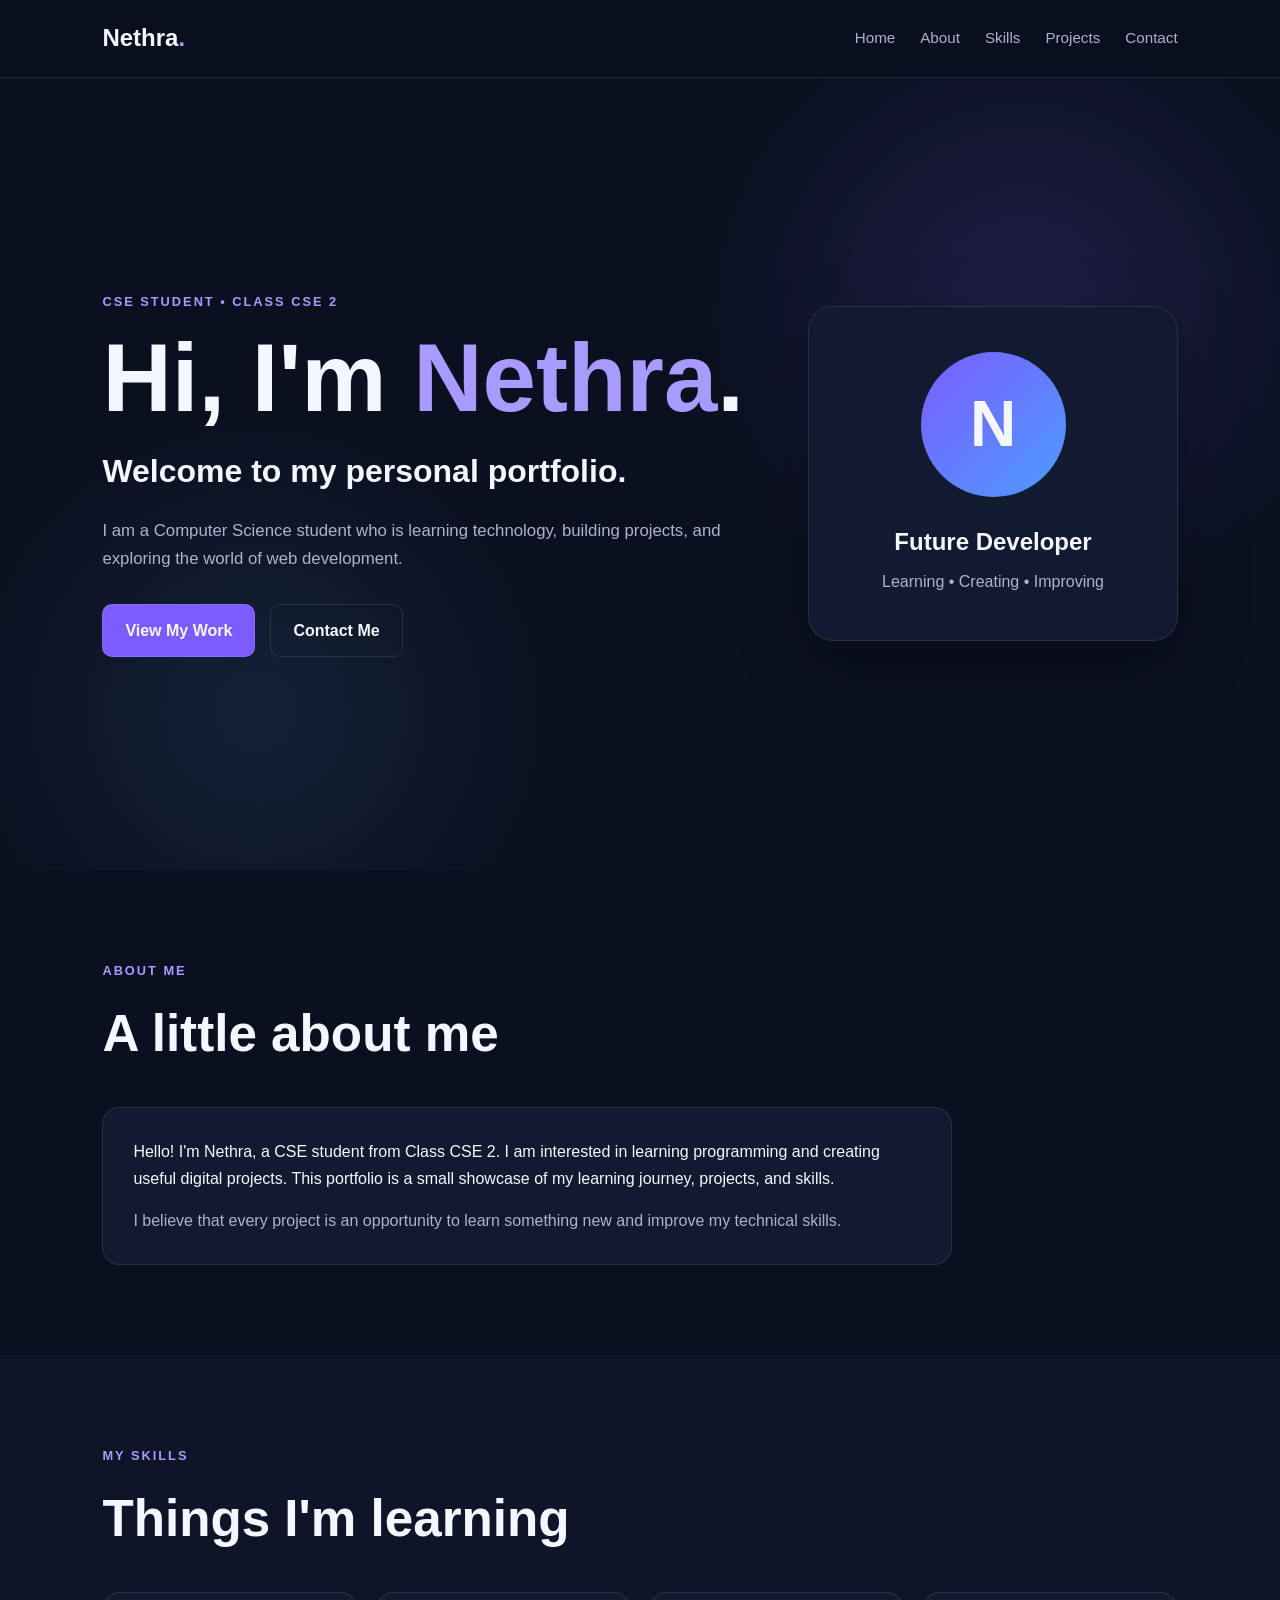
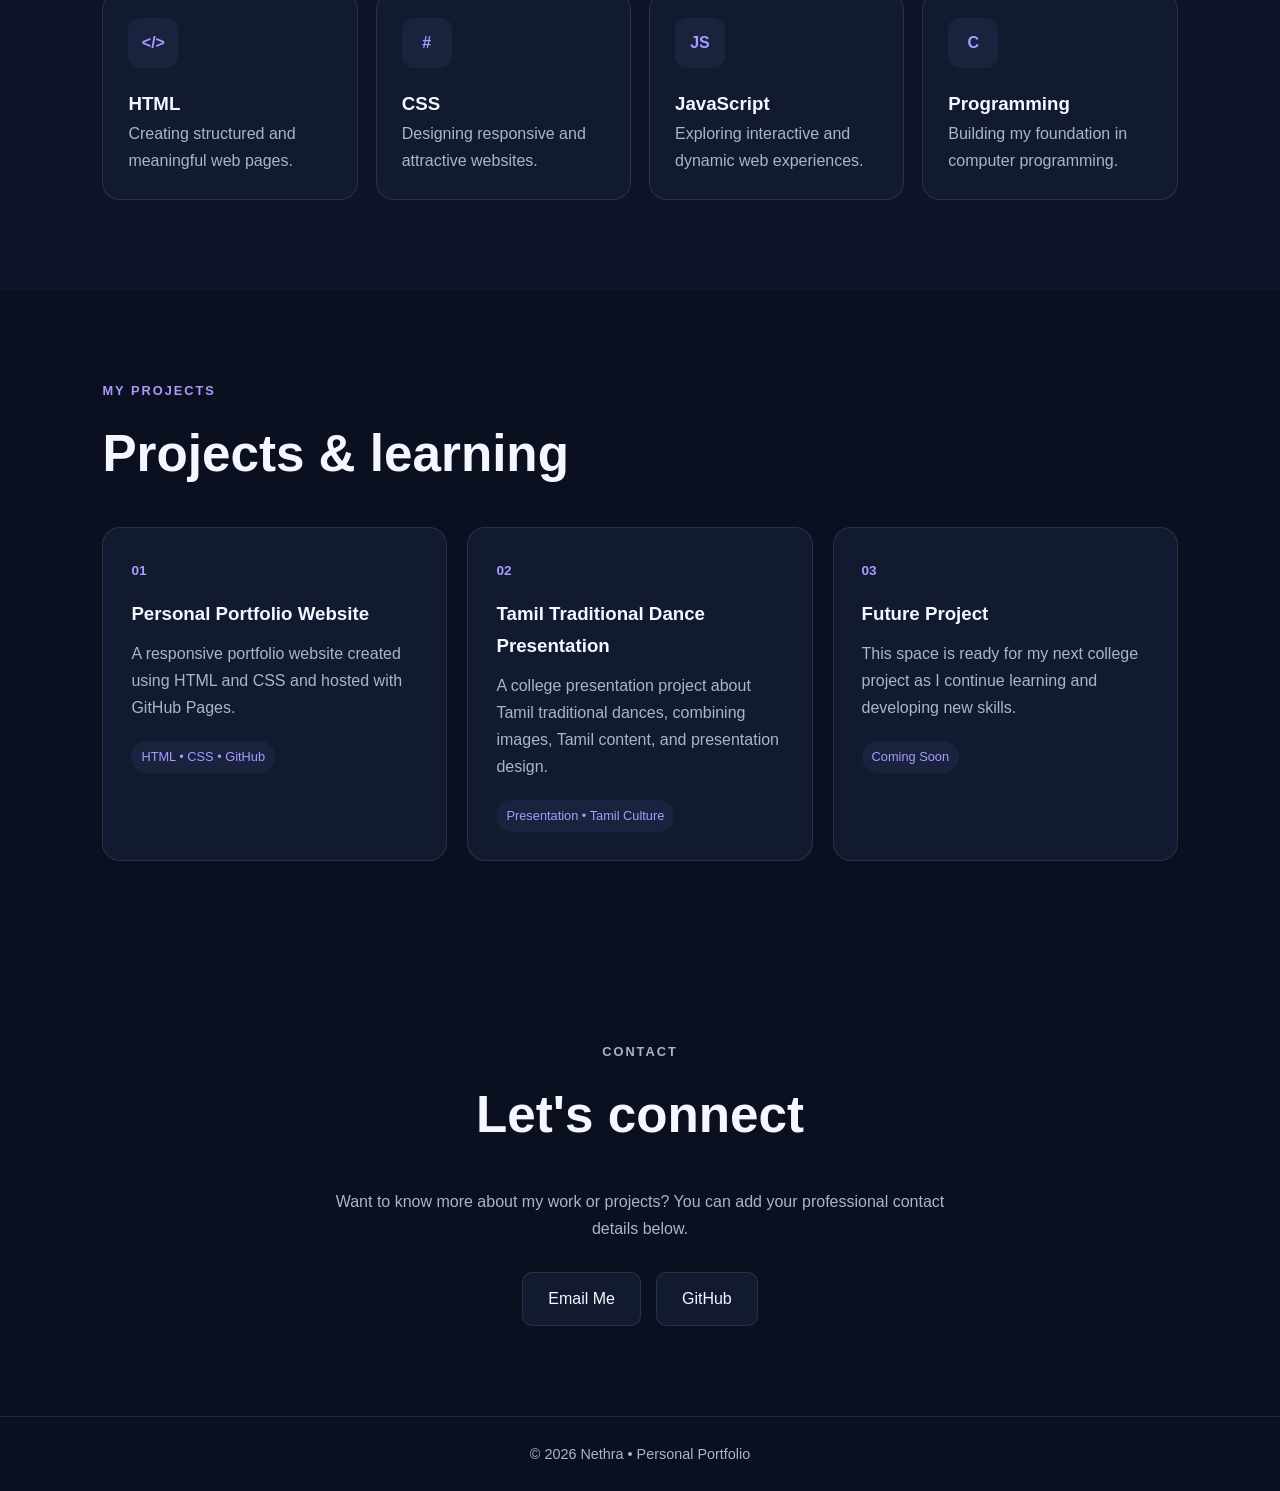
<file: index.html>
<!DOCTYPE html>
<html lang="en">
<head>
    <meta charset="UTF-8">
    <meta name="viewport" content="width=device-width, initial-scale=1.0">
    <meta name="description" content="Personal portfolio of Nethra, a CSE student.">
    <title>Nethra | Personal Portfolio</title>
    <link rel="stylesheet" href="style.css">
</head>
<body>

    <header class="navbar">
        <a href="#home" class="logo">Nethra<span>.</span></a>
        <nav>
            <a href="#home">Home</a>
            <a href="#about">About</a>
            <a href="#skills">Skills</a>
            <a href="#projects">Projects</a>
            <a href="#contact">Contact</a>
        </nav>
    </header>

    <main>
        <section id="home" class="hero">
            <div class="hero-content">
                <p class="tag">CSE STUDENT • CLASS CSE 2</p>
                <h1>Hi, I'm <span>Nethra</span>.</h1>
                <h2>Welcome to my personal portfolio.</h2>
                <p class="intro">
                    I am a Computer Science student who is learning technology,
                    building projects, and exploring the world of web development.
                </p>
                <div class="buttons">
                    <a href="#projects" class="btn primary">View My Work</a>
                    <a href="#contact" class="btn secondary">Contact Me</a>
                </div>
            </div>

            <div class="hero-card">
                <div class="circle">N</div>
                <h3>Future Developer</h3>
                <p>Learning • Creating • Improving</p>
            </div>
        </section>

        <section id="about" class="section">
            <p class="section-label">ABOUT ME</p>
            <h2>A little about me</h2>
            <div class="about-box">
                <p>
                    Hello! I'm Nethra, a CSE student from Class CSE 2.
                    I am interested in learning programming and creating useful
                    digital projects. This portfolio is a small showcase of my
                    learning journey, projects, and skills.
                </p>
                <p>
                    I believe that every project is an opportunity to learn
                    something new and improve my technical skills.
                </p>
            </div>
        </section>

        <section id="skills" class="section alt">
            <p class="section-label">MY SKILLS</p>
            <h2>Things I'm learning</h2>
            <div class="cards">
                <div class="card">
                    <div class="icon">&lt;/&gt;</div>
                    <h3>HTML</h3>
                    <p>Creating structured and meaningful web pages.</p>
                </div>
                <div class="card">
                    <div class="icon">#</div>
                    <h3>CSS</h3>
                    <p>Designing responsive and attractive websites.</p>
                </div>
                <div class="card">
                    <div class="icon">JS</div>
                    <h3>JavaScript</h3>
                    <p>Exploring interactive and dynamic web experiences.</p>
                </div>
                <div class="card">
                    <div class="icon">C</div>
                    <h3>Programming</h3>
                    <p>Building my foundation in computer programming.</p>
                </div>
            </div>
        </section>

        <section id="projects" class="section">
            <p class="section-label">MY PROJECTS</p>
            <h2>Projects &amp; learning</h2>
            <div class="project-grid">
                <article class="project">
                    <span class="project-number">01</span>
                    <h3>Personal Portfolio Website</h3>
                    <p>
                        A responsive portfolio website created using HTML and CSS
                        and hosted with GitHub Pages.
                    </p>
                    <span class="project-tag">HTML • CSS • GitHub</span>
                </article>

                <article class="project">
                    <span class="project-number">02</span>
                    <h3>Tamil Traditional Dance Presentation</h3>
                    <p>
                        A college presentation project about Tamil traditional
                        dances, combining images, Tamil content, and presentation design.
                    </p>
                    <span class="project-tag">Presentation • Tamil Culture</span>
                </article>

                <article class="project">
                    <span class="project-number">03</span>
                    <h3>Future Project</h3>
                    <p>
                        This space is ready for my next college project as I
                        continue learning and developing new skills.
                    </p>
                    <span class="project-tag">Coming Soon</span>
                </article>
            </div>
        </section>

        <section id="contact" class="section contact">
            <p class="section-label">CONTACT</p>
            <h2>Let's connect</h2>
            <p>
                Want to know more about my work or projects? You can add your
                professional contact details below.
            </p>

            <!-- Replace the placeholder email and GitHub link with your own
                 public/professional details. Do not add passwords, phone
                 numbers, home addresses, or other sensitive information. -->
            <div class="contact-links">
                <a href="mailto:YOUR_EMAIL@example.com">Email Me</a>
                <a href="https://github.com/YOUR_USERNAME" target="_blank" rel="noopener">
                    GitHub
                </a>
            </div>
        </section>
    </main>

    <footer>
        <p>© 2026 Nethra • Personal Portfolio</p>
    </footer>

</body>
</html>
</file>
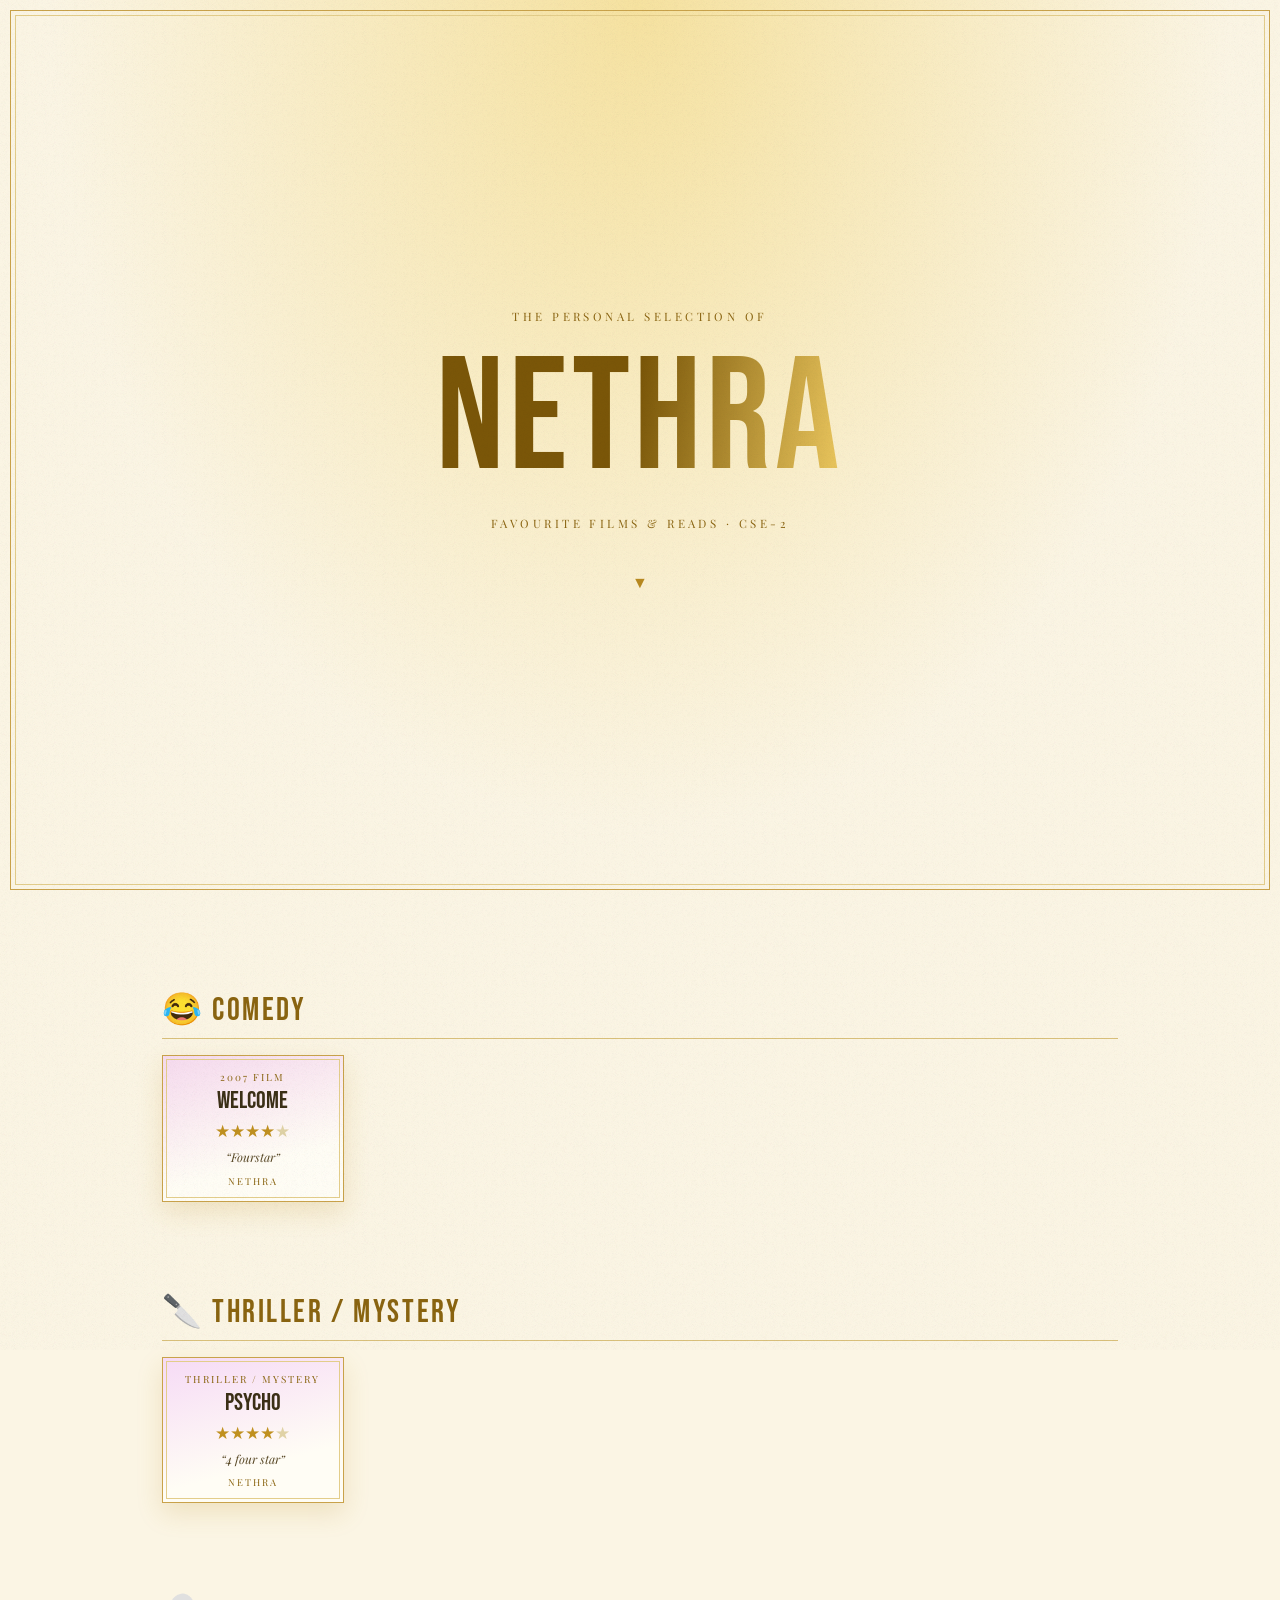
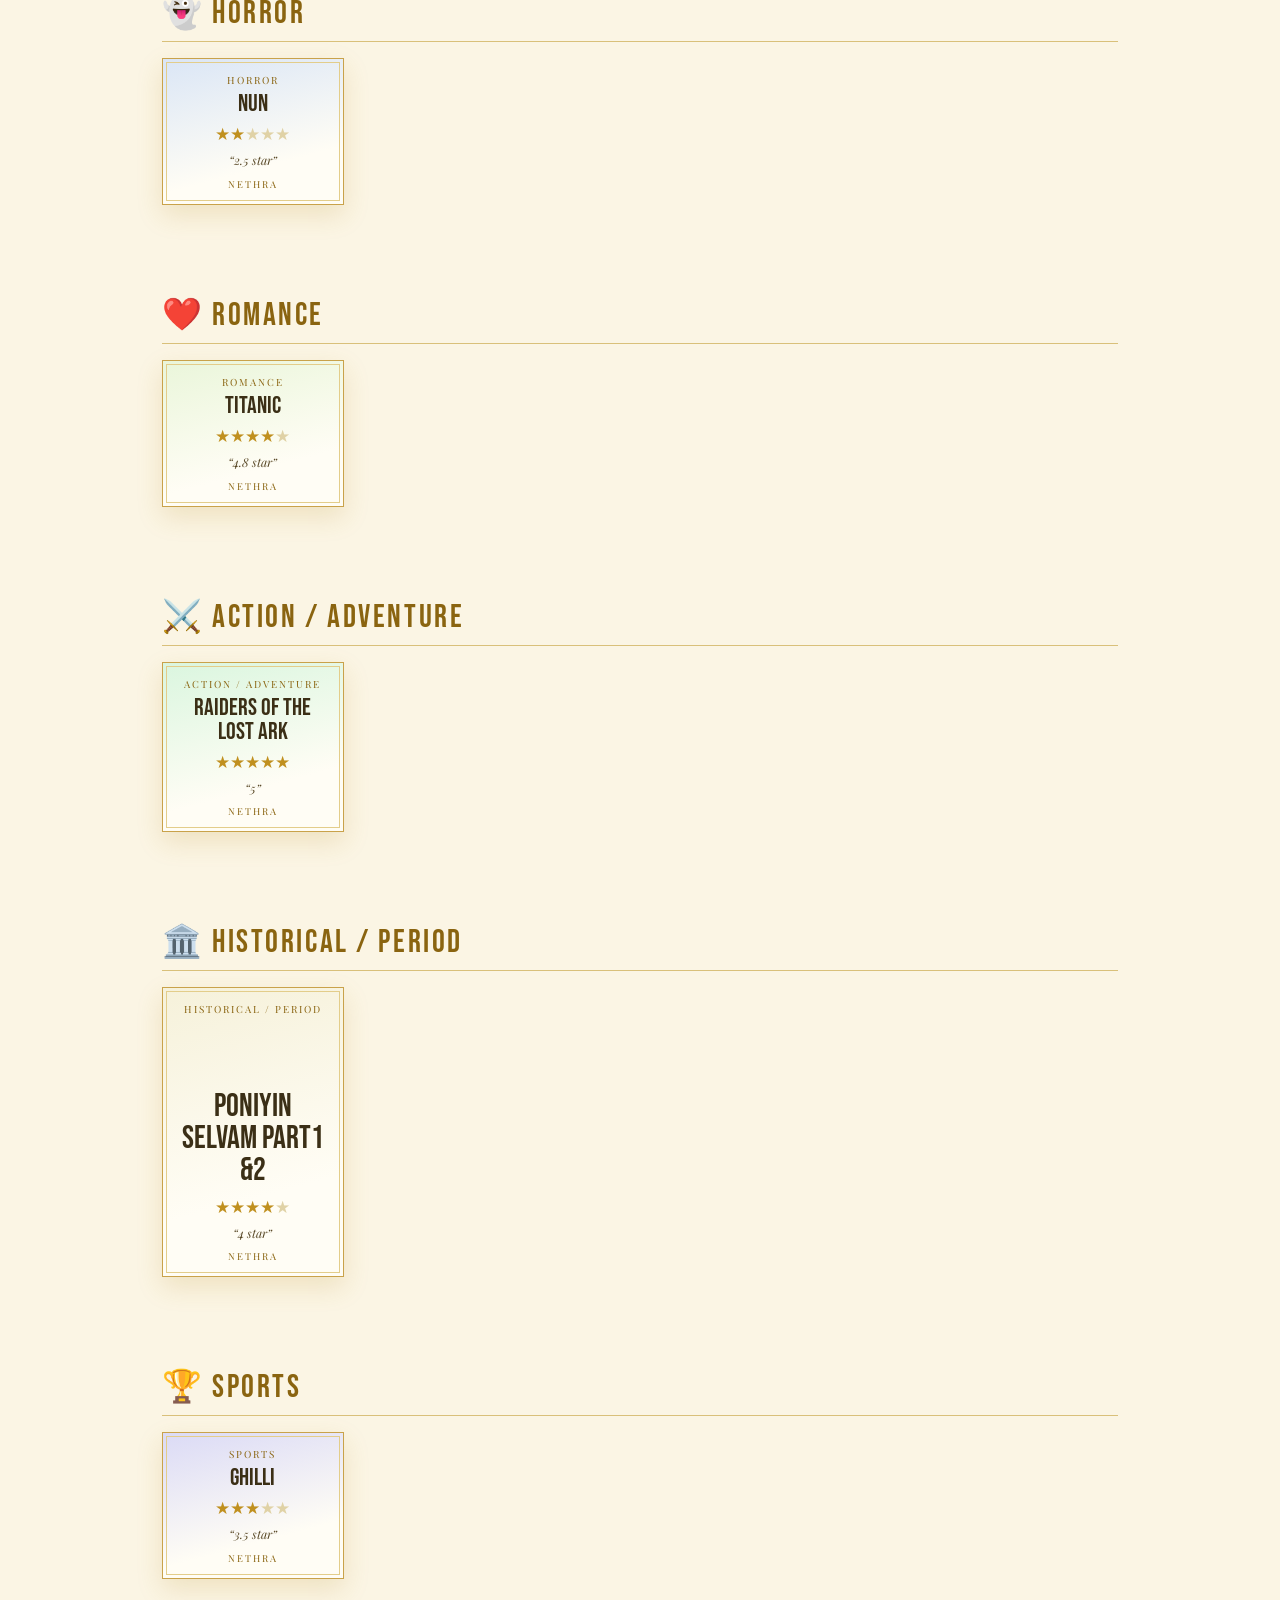
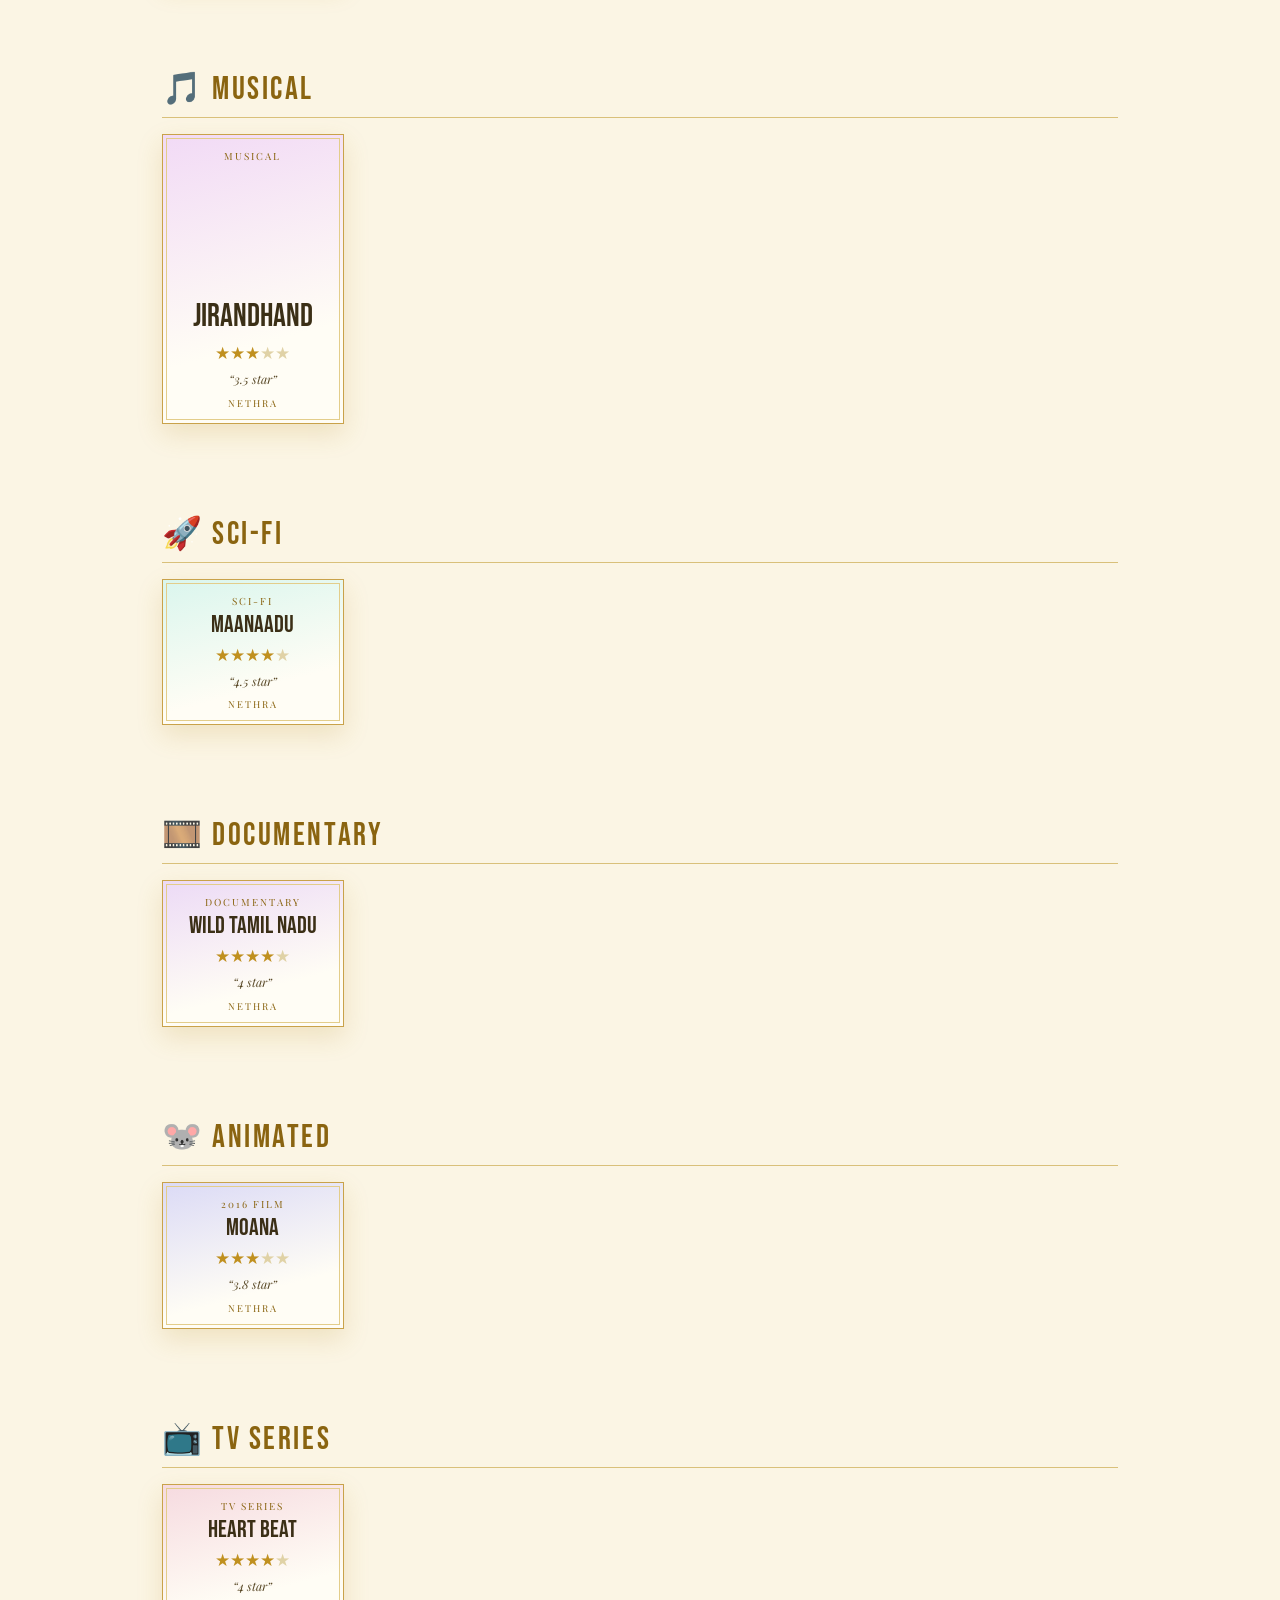
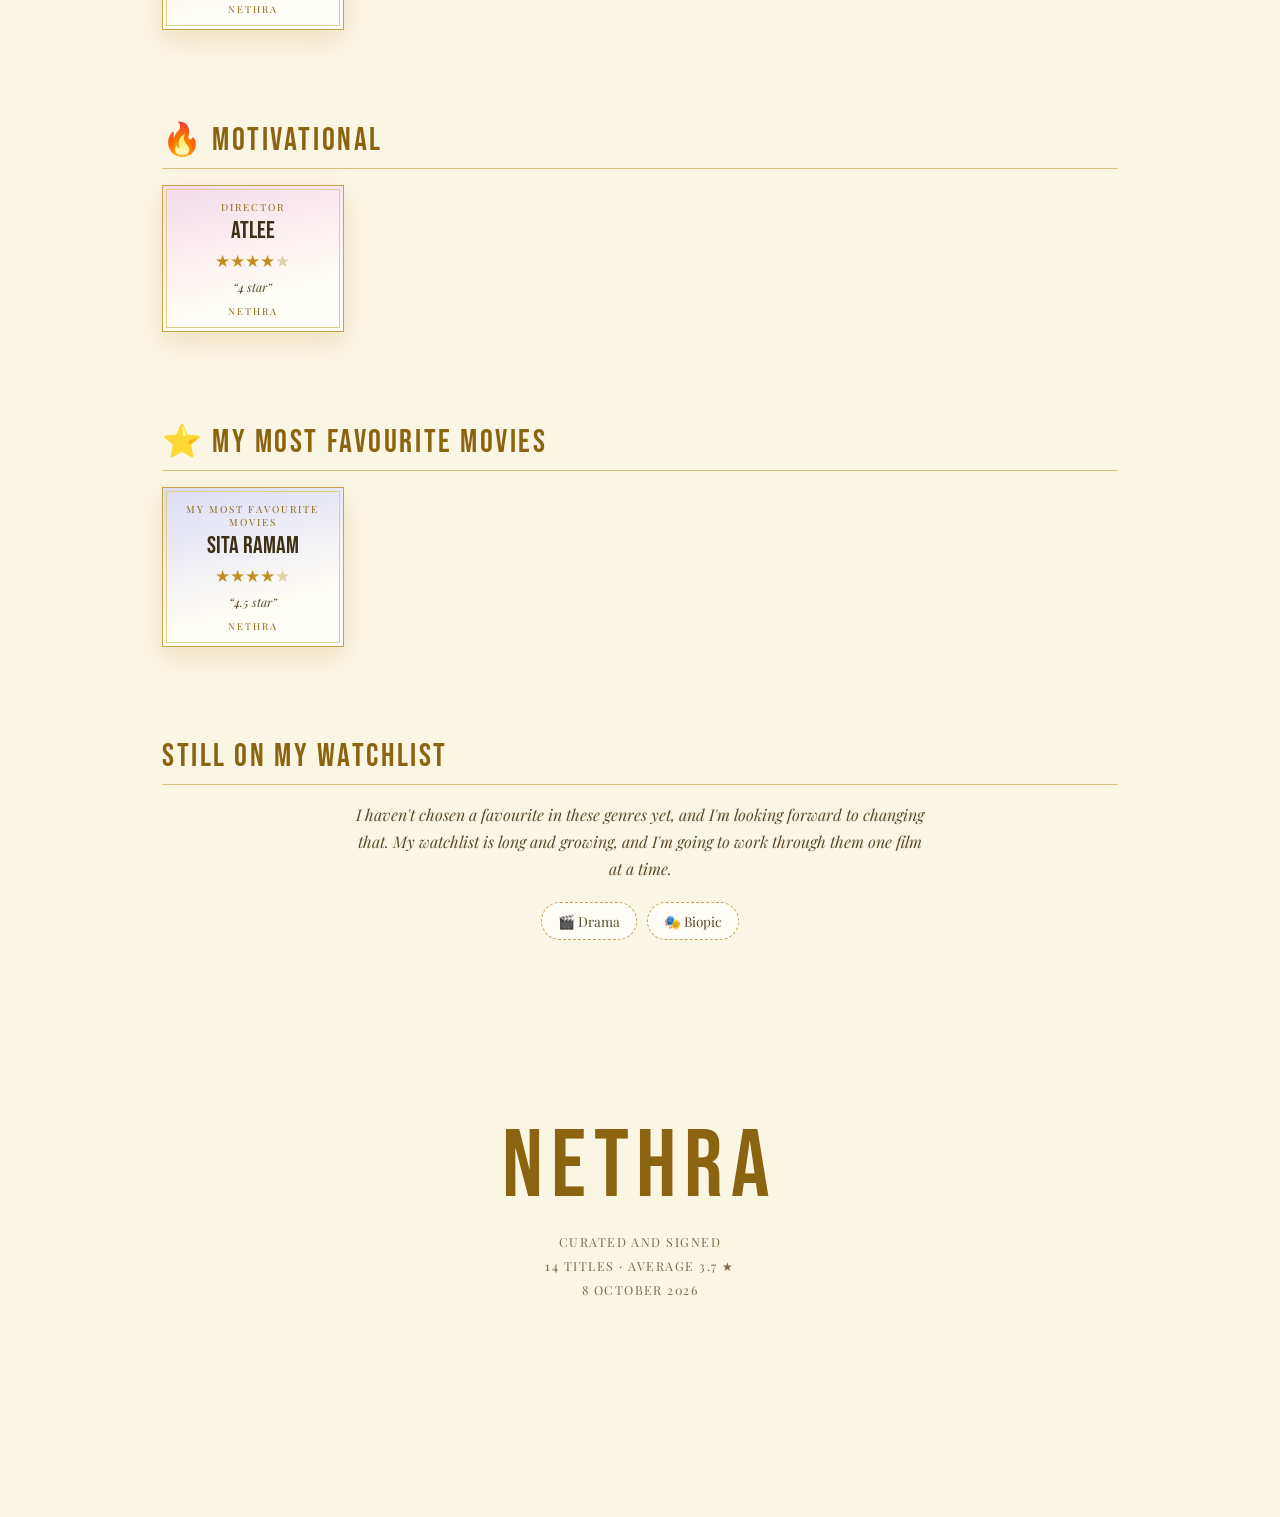
<file: nethra-favourites.html>
<!DOCTYPE html><html lang="en"><head><meta charset="UTF-8"><meta name="viewport" content="width=device-width,initial-scale=1"><title>Nethra — Personal Favourites</title>
<link href="https://fonts.googleapis.com/css2?family=Bebas+Neue&family=Playfair+Display:ital,wght@0,700;1,400&display=swap" rel="stylesheet">
<style>
*{box-sizing:border-box;margin:0}body{background:#fbf5e4;color:#3b2f16;font-family:'Playfair Display',Georgia,serif;overflow-x:hidden}
.frame{position:fixed;inset:10px;border:1px solid #c9a24a;pointer-events:none;z-index:8}.frame::after{content:'';position:absolute;inset:4px;border:1px solid #e3cd8a}
.grain{position:fixed;inset:-50%;z-index:9;pointer-events:none;opacity:.07;mix-blend-mode:multiply;background:url("data:image/svg+xml,%3Csvg xmlns='http://www.w3.org/2000/svg' width='200' height='200'%3E%3Cfilter id='n'%3E%3CfeTurbulence baseFrequency='.9'/%3E%3C/filter%3E%3Crect width='200' height='200' filter='url(%23n)'/%3E%3C/svg%3E");animation:gr .6s steps(6) infinite}
@keyframes gr{0%{transform:translate(0)}20%{transform:translate(-3%,2%)}40%{transform:translate(2%,-3%)}60%{transform:translate(-2%,3%)}80%{transform:translate(3%,-1%)}}
.hero{min-height:100svh;display:flex;flex-direction:column;align-items:center;justify-content:center;text-align:center;padding:16vh 24px;position:relative;overflow:hidden;background:radial-gradient(ellipse at 50% 0,#f6e2a0 0,transparent 65%)}
.hero::before{content:'';position:absolute;top:-10%;left:50%;width:150%;height:130%;background:conic-gradient(from 168deg at 50% 0,transparent 0,rgba(212,169,55,.28) 8deg,transparent 20deg);transform-origin:50% 0;animation:sw 7s ease-in-out infinite alternate}
@keyframes sw{from{transform:translateX(-50%) rotate(-16deg)}to{transform:translateX(-50%) rotate(16deg)}}
.pre{letter-spacing:.3em;font-size:.72rem;text-transform:uppercase;color:#8a6410;opacity:0;animation:fi 1.6s 1s forwards;position:relative}
.pre.c{animation-delay:5s}
h1{font:400 clamp(3.4rem,16vw,10rem)/.95 'Bebas Neue',Impact,sans-serif;text-transform:uppercase;margin:20px 0;overflow-wrap:anywhere;position:relative;background:linear-gradient(100deg,#7a5608 20%,#e6c25a 40%,#fff1b8 50%,#e6c25a 60%,#7a5608 80%) 0 0/250% 100%;-webkit-background-clip:text;background-clip:text;color:transparent;opacity:0;animation:tt 3s 2s cubic-bezier(.2,.7,.2,1) forwards,sh 5s 5s linear infinite}
@keyframes tt{from{opacity:0;letter-spacing:.5em;filter:blur(14px);transform:scale(1.25)}to{opacity:1;letter-spacing:.03em;filter:none;transform:none}}
@keyframes sh{to{background-position:-250% 0}}
@keyframes fi{to{opacity:1}}
.dn{margin-top:40px;color:#b8891f;opacity:0;animation:fi 1s 5.5s forwards,bn 1.6s 5.5s infinite;position:relative}
@keyframes bn{50%{transform:translateY(8px)}}
.gn{padding:10vh 22px 0;max-width:1000px;margin:auto}
.gn h2{font:400 2rem 'Bebas Neue',sans-serif;letter-spacing:.08em;color:#8a6410;border-bottom:1px solid #d9c07a;padding-bottom:8px;margin-bottom:16px}
.grid{display:grid;grid-template-columns:repeat(auto-fill,minmax(150px,1fr));gap:12px}
.p{min-height:290px;padding:14px 12px;display:flex;flex-direction:column;text-align:center;background:linear-gradient(165deg,hsl(var(--h) 60% 91%),#fffdf5 70%);border:1px solid #c9a24a;outline:1px solid #e3cd8a;outline-offset:-5px;box-shadow:0 10px 24px #b8891f2e}
.p small{font-size:.62rem;letter-spacing:.2em;text-transform:uppercase;color:#8a6410}
.p h3{font:400 2rem/1 'Bebas Neue',sans-serif;margin:auto 0 8px;overflow-wrap:anywhere}
.s{color:#c0901f;font-size:1.05rem}.s i{color:#e0d2a6;font-style:normal}
.p p{font-style:italic;font-size:.76rem;line-height:1.45;margin:8px 0;color:#5a4a28}
.p em{font-size:.6rem;letter-spacing:.2em;text-transform:uppercase;color:#8a6410;font-style:normal}
.p{text-decoration:none;color:inherit}.p:hover h3{color:#8a6410}.po[hidden]{display:none}.p.im{min-height:0}.po{display:block;width:calc(100% + 24px);max-width:none;margin:-14px -12px 12px;aspect-ratio:2/3;object-fit:cover}.p.im h3{font-size:1.5rem;margin:6px 0}
.rv{opacity:0;transform:translateY(36px) rotate(-1deg);transition:opacity 1s,transform 1s}.rv.in{opacity:1;transform:none}
.wl{max-width:1000px;margin:auto;padding:10vh 22px 0;text-align:center}.wl h2{font:400 2rem 'Bebas Neue',sans-serif;letter-spacing:.08em;color:#8a6410;border-bottom:1px solid #d9c07a;padding-bottom:8px;margin-bottom:16px;text-align:left}.wl p{font-style:italic;line-height:1.7;max-width:36rem;margin:0 auto 20px;color:#5a4a28}.chips{display:flex;flex-wrap:wrap;gap:10px;justify-content:center}.chips span{border:1px dashed #c9a24a;background:#fffdf5;border-radius:999px;padding:9px 16px;font-size:.85rem;color:#5a4a28}
.end{text-align:center;padding:20vh 24px 24vh}
.end h2{font:400 clamp(2.6rem,12vw,6rem)/1 'Bebas Neue',sans-serif;color:#8a6410;letter-spacing:.08em;overflow-wrap:anywhere}
.end p{margin-top:14px;color:#7d6d4a;letter-spacing:.12em;font-size:.78rem;text-transform:uppercase;line-height:1.9}
@media(prefers-reduced-motion:reduce){*{animation-duration:.01s!important;animation-delay:0s!important;transition:none!important}}
</style></head><body>
<div class="grain"></div><div class="frame"></div>
<section class="hero"><p class="pre">The personal selection of</p><h1>Nethra</h1><p class="pre c">Favourite Films &amp; Reads · CSE-2</p><div class="dn">▼</div></section>
<section class="gn"><h2 class="rv">😂 Comedy</h2><div class="grid"><a class="p rv im" href="https://en.wikipedia.org/wiki/Welcome_(2007_film)" target="_blank" rel="noopener" data-t="Welcome (2007 film)" title="Open on Wikipedia" style="--h:316;transition-delay:0s"><img class="po" hidden  alt="Welcome poster" onload="this.hidden=false" onerror="this.remove()"><small>2007 film</small><h3>Welcome</h3><div class="s">★★★★<i>★</i></div><p>“Fourstar”</p><em>Nethra</em></a></div></section><section class="gn"><h2 class="rv">🔪 Thriller / Mystery</h2><div class="grid"><a class="p rv im" href="https://en.wikipedia.org/wiki/Psycho" target="_blank" rel="noopener" data-t="Psycho" title="Open on Wikipedia" style="--h:300;transition-delay:0.15s"><img class="po" hidden  alt="Psycho poster" onload="this.hidden=false" onerror="this.remove()"><small>Thriller / Mystery</small><h3>Psycho</h3><div class="s">★★★★<i>★</i></div><p>“4 four star”</p><em>Nethra</em></a></div></section><section class="gn"><h2 class="rv">👻 Horror</h2><div class="grid"><a class="p rv im" href="https://en.wikipedia.org/wiki/Nun" target="_blank" rel="noopener" data-t="Nun" title="Open on Wikipedia" style="--h:215;transition-delay:0s"><img class="po" hidden src="https://thumb.wikimedia.org/wikipedia/commons/thumb/4/40/Gesichter.JPG/330px-Gesichter.JPG?utm_source=en.wikipedia.org&amp;utm_campaign=api&amp;utm_content=thumbnail" alt="Nun poster" onload="this.hidden=false" onerror="this.remove()"><small>Horror</small><h3>Nun</h3><div class="s">★★<i>★★★</i></div><p>“2.5 star”</p><em>Nethra</em></a></div></section><section class="gn"><h2 class="rv">❤️ Romance</h2><div class="grid"><a class="p rv im" href="https://en.wikipedia.org/wiki/Titanic" target="_blank" rel="noopener" data-t="Titanic" title="Open on Wikipedia" style="--h:86;transition-delay:0.15s"><img class="po" hidden src="https://thumb.wikimedia.org/wikipedia/commons/thumb/6/6d/RMS_Titanic_3_%28cropped_to_ship%29.jpg/330px-RMS_Titanic_3_%28cropped_to_ship%29.jpg?utm_source=en.wikipedia.org&amp;utm_campaign=api&amp;utm_content=thumbnail" alt="Titanic poster" onload="this.hidden=false" onerror="this.remove()"><small>Romance</small><h3>Titanic</h3><div class="s">★★★★<i>★</i></div><p>“4.8 star”</p><em>Nethra</em></a></div></section><section class="gn"><h2 class="rv">⚔️ Action / Adventure</h2><div class="grid"><a class="p rv im" href="https://en.wikipedia.org/wiki/Raiders_of_the_Lost_Ark" target="_blank" rel="noopener" data-t="Raiders of the Lost Ark" title="Open on Wikipedia" style="--h:130;transition-delay:0s"><img class="po" hidden  alt="Raiders of the Lost Ark poster" onload="this.hidden=false" onerror="this.remove()"><small>Action / Adventure</small><h3>Raiders of the Lost Ark</h3><div class="s">★★★★★<i></i></div><p>“5”</p><em>Nethra</em></a></div></section><section class="gn"><h2 class="rv">🏛️ Historical / Period</h2><div class="grid"><a class="p rv" href="https://en.wikipedia.org/w/index.php?search=Poniyin%20Selvam%20part1%20%262" target="_blank" rel="noopener" data-t="" title="Open on Wikipedia" style="--h:50;transition-delay:0.15s"><small>Historical / Period</small><h3>Poniyin Selvam part1 &amp;2</h3><div class="s">★★★★<i>★</i></div><p>“4 star”</p><em>Nethra</em></a></div></section><section class="gn"><h2 class="rv">🏆 Sports</h2><div class="grid"><a class="p rv im" href="https://en.wikipedia.org/wiki/Ghilli" target="_blank" rel="noopener" data-t="Ghilli" title="Open on Wikipedia" style="--h:241;transition-delay:0s"><img class="po" hidden  alt="Ghilli poster" onload="this.hidden=false" onerror="this.remove()"><small>Sports</small><h3>Ghilli</h3><div class="s">★★★<i>★★</i></div><p>“3.5 star”</p><em>Nethra</em></a></div></section><section class="gn"><h2 class="rv">🎵 Musical</h2><div class="grid"><a class="p rv" href="https://en.wikipedia.org/w/index.php?search=Jirandhand" target="_blank" rel="noopener" data-t="" title="Open on Wikipedia" style="--h:291;transition-delay:0.15s"><small>Musical</small><h3>Jirandhand</h3><div class="s">★★★<i>★★</i></div><p>“3.5 star”</p><em>Nethra</em></a></div></section><section class="gn"><h2 class="rv">🚀 Sci-Fi</h2><div class="grid"><a class="p rv im" href="https://en.wikipedia.org/wiki/Maanaadu" target="_blank" rel="noopener" data-t="Maanaadu" title="Open on Wikipedia" style="--h:162;transition-delay:0s"><img class="po" hidden  alt="Maanaadu poster" onload="this.hidden=false" onerror="this.remove()"><small>Sci-Fi</small><h3>Maanaadu</h3><div class="s">★★★★<i>★</i></div><p>“4.5 star”</p><em>Nethra</em></a></div></section><section class="gn"><h2 class="rv">🎞️ Documentary</h2><div class="grid"><a class="p rv im" href="https://en.wikipedia.org/wiki/Wild_Tamil_Nadu" target="_blank" rel="noopener" data-t="Wild Tamil Nadu" title="Open on Wikipedia" style="--h:279;transition-delay:0.15s"><img class="po" hidden  alt="Wild Tamil Nadu poster" onload="this.hidden=false" onerror="this.remove()"><small>Documentary</small><h3>Wild Tamil Nadu</h3><div class="s">★★★★<i>★</i></div><p>“4 star”</p><em>Nethra</em></a></div></section><section class="gn"><h2 class="rv">🐭 Animated</h2><div class="grid"><a class="p rv im" href="https://en.wikipedia.org/wiki/Moana_(2016_film)" target="_blank" rel="noopener" data-t="Moana (2016 film)" title="Open on Wikipedia" style="--h:242;transition-delay:0s"><img class="po" hidden  alt="Moana poster" onload="this.hidden=false" onerror="this.remove()"><small>2016 film</small><h3>Moana</h3><div class="s">★★★<i>★★</i></div><p>“3.8 star”</p><em>Nethra</em></a></div></section><section class="gn"><h2 class="rv">📺 TV Series</h2><div class="grid"><a class="p rv im" href="https://en.wikipedia.org/wiki/Heart_Beat_(TV_series)" target="_blank" rel="noopener" data-t="Heart Beat (TV series)" title="Open on Wikipedia" style="--h:348;transition-delay:0.15s"><img class="po" hidden  alt="Heart Beat poster" onload="this.hidden=false" onerror="this.remove()"><small>TV series</small><h3>Heart Beat</h3><div class="s">★★★★<i>★</i></div><p>“4 star”</p><em>Nethra</em></a></div></section><section class="gn"><h2 class="rv">🔥 Motivational</h2><div class="grid"><a class="p rv im" href="https://en.wikipedia.org/wiki/Atlee_(director)" target="_blank" rel="noopener" data-t="Atlee (director)" title="Open on Wikipedia" style="--h:324;transition-delay:0s"><img class="po" hidden src="https://upload.wikimedia.org/wikipedia/commons/1/1d/Atlee_in_2024.jpg?utm_source=en.wikipedia.org&amp;utm_campaign=api&amp;utm_content=thumbnail_unscaled" alt="Atlee poster" onload="this.hidden=false" onerror="this.remove()"><small>director</small><h3>Atlee</h3><div class="s">★★★★<i>★</i></div><p>“4 star”</p><em>Nethra</em></a></div></section><section class="gn"><h2 class="rv">⭐ My Most Favourite Movies</h2><div class="grid"><a class="p rv im" href="https://en.wikipedia.org/wiki/Sita_Ramam" target="_blank" rel="noopener" data-t="Sita Ramam" title="Open on Wikipedia" style="--h:237;transition-delay:0.15s"><img class="po" hidden  alt="Sita Ramam poster" onload="this.hidden=false" onerror="this.remove()"><small>My Most Favourite Movies</small><h3>Sita Ramam</h3><div class="s">★★★★<i>★</i></div><p>“4.5 star”</p><em>Nethra</em></a></div></section>
<section class="wl"><h2 class="rv">Still on my watchlist</h2><p class="rv">I haven't chosen a favourite in these genres yet, and I'm looking forward to changing that. My watchlist is long and growing, and I'm going to work through them one film at a time.</p><div class="chips rv"><span>🎬 Drama</span><span>🎭 Biopic</span></div></section>
<section class="end"><h2 class="rv">Nethra</h2><p class="rv">Curated and signed<br>14 titles · average 3.7 ★<br>8 October 2026</p></section>
<script>const o=new IntersectionObserver(es=>es.forEach(e=>{if(e.isIntersecting){e.target.classList.add('in');o.unobserve(e.target)}}),{threshold:.15});document.querySelectorAll('.rv').forEach(x=>o.observe(x));
var cs=[].slice.call(document.querySelectorAll('.p[data-t]')).filter(function(c){return c.dataset.t}),ts=[];
cs.forEach(function(c){if(ts.indexOf(c.dataset.t)<0)ts.push(c.dataset.t)});
for(var i=0;i<ts.length;i+=50)fetch('https://en.wikipedia.org/w/api.php?action=query&format=json&origin=*&redirects=1&prop=pageimages&piprop=thumbnail&pithumbsize=300&titles='+encodeURIComponent(ts.slice(i,i+50).join('|'))).then(function(r){return r.json()}).then(function(r){
var q=r.query||{},m={},im={};(q.normalized||[]).concat(q.redirects||[]).forEach(function(x){m[x.from]=x.to});
Object.keys(q.pages||{}).forEach(function(k){var g=q.pages[k];if(g.thumbnail)im[g.title]=g.thumbnail.source});
cs.forEach(function(c){var t=c.dataset.t;t=m[t]||t;t=m[t]||t;var u=im[t],p=c.querySelector('.po');if(u&&p){p.hidden=true;p.src=u}})}).catch(function(){});</script>
</body></html>
</file>
<file: style.css>
/* ===== General ===== */
* {
    margin: 0;
    padding: 0;
    box-sizing: border-box;
    scroll-behavior: smooth;
}

:root {
    --background: #0b1020;
    --surface: #121a2f;
    --surface-light: #19233d;
    --text: #f4f7ff;
    --muted: #aab4cc;
    --accent: #7c5cff;
    --accent-light: #a99aff;
    --border: rgba(255, 255, 255, 0.10);
}

body {
    font-family: Arial, Helvetica, sans-serif;
    background: var(--background);
    color: var(--text);
    line-height: 1.7;
}

a {
    color: inherit;
    text-decoration: none;
}

/* ===== Navigation ===== */
.navbar {
    width: 100%;
    position: sticky;
    top: 0;
    z-index: 100;
    display: flex;
    justify-content: space-between;
    align-items: center;
    padding: 18px 8%;
    background: rgba(11, 16, 32, 0.92);
    backdrop-filter: blur(12px);
    border-bottom: 1px solid var(--border);
}

.logo {
    font-size: 1.5rem;
    font-weight: 800;
}

.logo span {
    color: var(--accent-light);
}

nav {
    display: flex;
    gap: 25px;
}

nav a {
    color: var(--muted);
    font-size: 0.95rem;
    transition: 0.3s;
}

nav a:hover {
    color: var(--text);
}

/* ===== Hero ===== */
.hero {
    min-height: 88vh;
    display: grid;
    grid-template-columns: 1.4fr 0.8fr;
    align-items: center;
    gap: 60px;
    padding: 80px 8%;
    background:
        radial-gradient(circle at 80% 30%, rgba(124, 92, 255, 0.18), transparent 28%),
        radial-gradient(circle at 20% 80%, rgba(92, 190, 255, 0.10), transparent 25%);
}

.tag,
.section-label {
    color: var(--accent-light);
    font-size: 0.8rem;
    font-weight: 800;
    letter-spacing: 2px;
}

.hero h1 {
    font-size: clamp(3rem, 8vw, 6rem);
    line-height: 1;
    margin: 18px 0;
}

.hero h1 span {
    color: var(--accent-light);
}

.hero h2 {
    font-size: clamp(1.3rem, 3vw, 2rem);
    margin-bottom: 18px;
}

.intro {
    max-width: 650px;
    color: var(--muted);
    font-size: 1.05rem;
}

.buttons {
    display: flex;
    gap: 15px;
    margin-top: 30px;
    flex-wrap: wrap;
}

.btn {
    padding: 12px 22px;
    border-radius: 10px;
    font-weight: 700;
    border: 1px solid var(--border);
    transition: transform 0.3s, background 0.3s;
}

.btn:hover {
    transform: translateY(-3px);
}

.primary {
    background: var(--accent);
}

.secondary {
    background: transparent;
}

/* ===== Hero Card ===== */
.hero-card {
    text-align: center;
    padding: 45px 25px;
    background: var(--surface);
    border: 1px solid var(--border);
    border-radius: 25px;
    box-shadow: 0 25px 70px rgba(0, 0, 0, 0.25);
}

.circle {
    width: 145px;
    height: 145px;
    display: grid;
    place-items: center;
    margin: 0 auto 25px;
    border-radius: 50%;
    background: linear-gradient(135deg, var(--accent), #4b9cff);
    font-size: 4rem;
    font-weight: 900;
}

.hero-card h3 {
    font-size: 1.5rem;
    margin-bottom: 5px;
}

.hero-card p {
    color: var(--muted);
}

/* ===== Sections ===== */
.section {
    padding: 90px 8%;
}

.section.alt {
    background: #0e1528;
}

.section h2 {
    font-size: clamp(2rem, 5vw, 3.2rem);
    margin: 8px 0 30px;
}

.about-box {
    max-width: 850px;
    padding: 30px;
    background: var(--surface);
    border: 1px solid var(--border);
    border-radius: 18px;
}

.about-box p + p {
    margin-top: 15px;
    color: var(--muted);
}

/* ===== Skills ===== */
.cards {
    display: grid;
    grid-template-columns: repeat(4, 1fr);
    gap: 18px;
}

.card {
    padding: 25px;
    background: var(--surface);
    border: 1px solid var(--border);
    border-radius: 18px;
    transition: transform 0.3s, border-color 0.3s;
}

.card:hover {
    transform: translateY(-6px);
    border-color: rgba(169, 154, 255, 0.6);
}

.icon {
    width: 50px;
    height: 50px;
    display: grid;
    place-items: center;
    margin-bottom: 20px;
    border-radius: 12px;
    background: var(--surface-light);
    color: var(--accent-light);
    font-weight: 900;
}

.card p,
.project p,
.contact > p {
    color: var(--muted);
}

/* ===== Projects ===== */
.project-grid {
    display: grid;
    grid-template-columns: repeat(3, 1fr);
    gap: 20px;
}

.project {
    min-height: 250px;
    padding: 28px;
    background: var(--surface);
    border: 1px solid var(--border);
    border-radius: 18px;
    position: relative;
}

.project-number {
    color: var(--accent-light);
    font-weight: 800;
    font-size: 0.85rem;
}

.project h3 {
    margin: 15px 0 10px;
}

.project-tag {
    display: inline-block;
    margin-top: 20px;
    padding: 5px 10px;
    border-radius: 20px;
    background: var(--surface-light);
    color: var(--accent-light);
    font-size: 0.8rem;
}

/* ===== Contact ===== */
.contact {
    text-align: center;
}

.contact > p {
    max-width: 650px;
    margin: 0 auto;
}

.contact-links {
    display: flex;
    justify-content: center;
    gap: 15px;
    margin-top: 30px;
    flex-wrap: wrap;
}

.contact-links a {
    padding: 12px 25px;
    border: 1px solid var(--border);
    border-radius: 10px;
    background: var(--surface);
    transition: 0.3s;
}

.contact-links a:hover {
    background: var(--accent);
}

/* ===== Footer ===== */
footer {
    padding: 25px 8%;
    text-align: center;
    color: var(--muted);
    border-top: 1px solid var(--border);
    font-size: 0.9rem;
}

/* ===== Mobile ===== */
@media (max-width: 850px) {
    .navbar {
        padding: 15px 5%;
    }

    nav {
        gap: 12px;
    }

    nav a {
        font-size: 0.78rem;
    }

    .hero {
        grid-template-columns: 1fr;
        padding: 65px 6%;
    }

    .hero-card {
        max-width: 420px;
    }

    .section {
        padding: 70px 6%;
    }

    .cards {
        grid-template-columns: repeat(2, 1fr);
    }

    .project-grid {
        grid-template-columns: 1fr;
    }
}

@media (max-width: 520px) {
    nav {
        display: none;
    }

    .hero h1 {
        font-size: 3.5rem;
    }

    .cards {
        grid-template-columns: 1fr;
    }

    .hero-card {
        padding: 35px 20px;
    }
}
</file>
